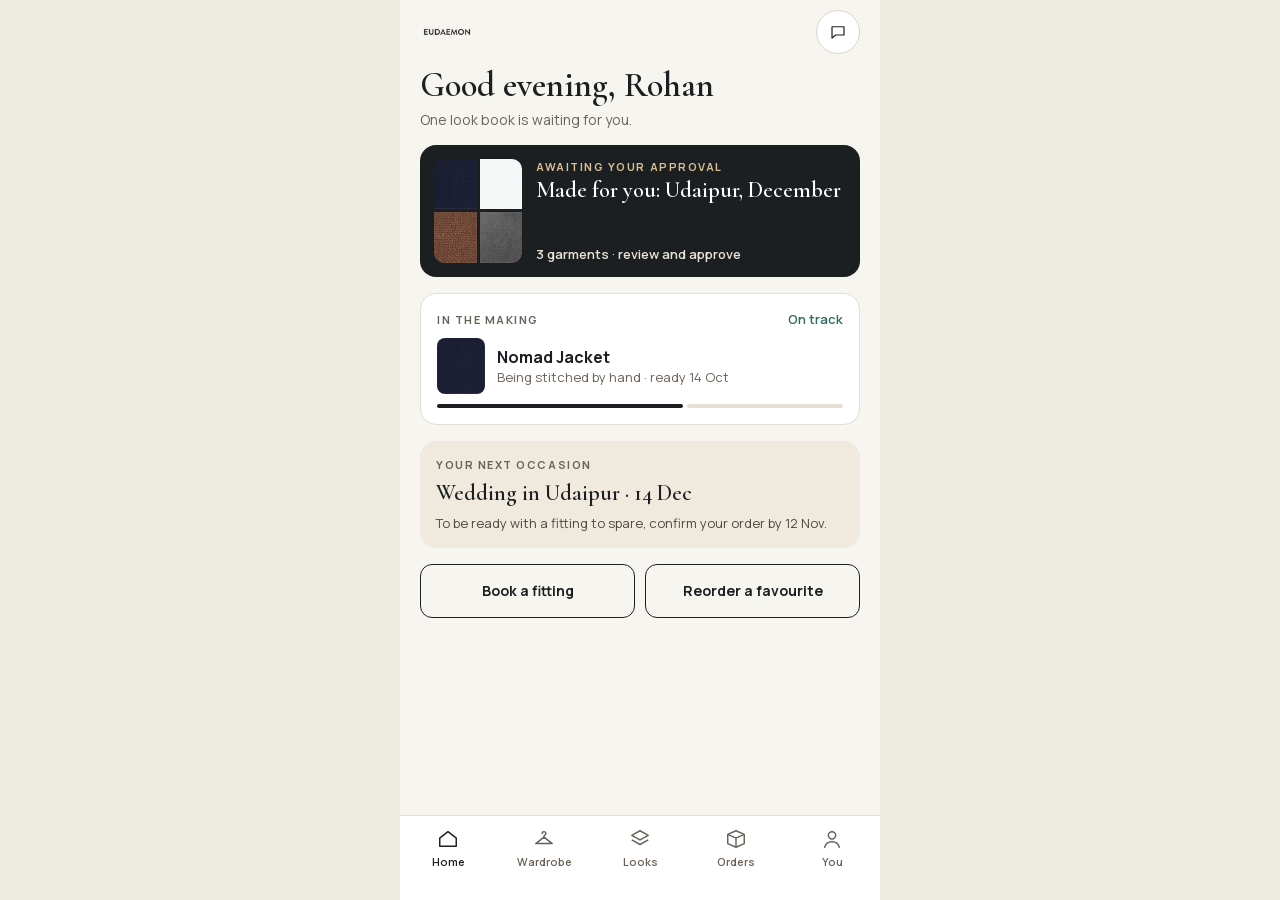
<file: index.html>
<!DOCTYPE html>
<html lang="en"><head>
<meta charset="utf-8">
<meta name="viewport" content="width=device-width, initial-scale=1, viewport-fit=cover">
<title>Eudaemon: home</title>
<meta name="theme-color" content="#F7F5F0">
<meta name="apple-mobile-web-app-capable" content="yes">
<meta name="mobile-web-app-capable" content="yes">
<meta name="apple-mobile-web-app-status-bar-style" content="default">
<meta name="apple-mobile-web-app-title" content="Eudaemon">
<link rel="manifest" href="manifest.webmanifest">
<link rel="apple-touch-icon" href="assets/icon-180.png">
<link rel="icon" href="assets/icon-192.png">
<link rel="stylesheet" href="assets/fonts.css">
<style>

body{margin:0;font-family:'Manrope',sans-serif;background:#F7F5F0;color:#1C1F21}
a{color:#1C1F21}a:hover{color:#7A5A2E}
.cap{font-size:11px;font-weight:700;letter-spacing:.14em;text-transform:uppercase;color:#6A6258}
.tab{display:flex;flex-direction:column;align-items:center;gap:4px;min-width:56px;min-height:48px;justify-content:center;text-decoration:none;font-size:11px;font-weight:600;color:#6A6258}
.tab-on{color:#1C1F21}

html,body{height:100%;-webkit-text-size-adjust:100%;-webkit-tap-highlight-color:transparent}
body{background:#EDEAE2}
nav{padding-bottom:env(safe-area-inset-bottom);height:auto!important;min-height:76px}
header{padding-top:env(safe-area-inset-top)}
</style>
</head>
<body>
<div style="width: 100%; max-width: 480px; height: 100dvh; margin: 0 auto; display: flex; flex-direction: column; background: #F7F5F0; overflow: hidden; position: relative">
  <header style="height: 64px; flex-shrink: 0; display: flex; align-items: center; justify-content: space-between; padding: 0 20px">
    <img src="assets/747d7c5231.png" alt="Eudaemon" style="height: 16px">
    <button type="button" aria-label="Messages from your stylist" style="width: 44px; height: 44px; border: 1px solid #DCD6CB; border-radius: 50%; background: #FFFFFF; display: flex; align-items: center; justify-content: center">
      <svg width="18" height="18" viewBox="0 0 24 24" fill="none" stroke="#1C1F21" stroke-width="1.6" stroke-linecap="round" stroke-linejoin="round" aria-hidden="true"><path d="M4 5h16v11H9l-5 4z"></path></svg>
    </button>
  </header>
  <main style="min-height: 0; flex-grow: 1; display: flex; flex-direction: column; gap: 16px; padding: 4px 20px 20px; overflow-y: auto; -webkit-overflow-scrolling: touch">
    <div>
      <div style="font-family: 'Cormorant Garamond', serif; font-size: 34px; font-weight: 600; line-height: 1.05">Good evening, Rohan</div>
      <div style="font-size: 14px; color: #6A6258; margin-top: 6px">One look book is waiting for you.</div>
    </div>
    <a href="approve.html" style="display: flex; gap: 14px; padding: 14px; border-radius: 16px; background: #1C1F21; color: #FFFFFF; text-decoration: none">
      <div style="display: grid; grid-template-columns: repeat(2, minmax(0, 1fr)); gap: 3px; width: 88px; height: 104px; flex-shrink: 0; border-radius: 10px; overflow: hidden">
        <img src="assets/a73ef3ff82.jpg" alt="" style="width: 100%; height: 100%; object-fit: cover">
        <img src="assets/06c8647064.jpg" alt="" style="width: 100%; height: 100%; object-fit: cover">
        <img src="assets/0184ce1879.jpg" alt="" style="width: 100%; height: 100%; object-fit: cover">
        <img src="assets/8316ce7fa3.jpg" alt="" style="width: 100%; height: 100%; object-fit: cover">
      </div>
      <div style="display: flex; flex-direction: column; justify-content: space-between">
        <div>
          <div style="font-size: 11px; font-weight: 700; letter-spacing: .14em; text-transform: uppercase; color: #D8BF94">Awaiting your approval</div>
          <div style="font-family: 'Cormorant Garamond', serif; font-size: 22px; font-weight: 600; line-height: 1.15; margin-top: 4px">Made for you: Udaipur, December</div>
        </div>
        <div style="font-size: 13px; font-weight: 600; color: #E9E4DA">3 garments · review and approve</div>
      </div>
    </a>
    <a href="orders.html" style="display: flex; flex-direction: column; gap: 10px; padding: 16px; border-radius: 16px; background: #FFFFFF; border: 1px solid #E4DED3; text-decoration: none; color: #1C1F21">
      <div style="display: flex; justify-content: space-between; align-items: baseline">
        <span class="cap">In the making</span>
        <span style="font-size: 13px; font-weight: 600; color: #2E6B5E">On track</span>
      </div>
      <div style="display: flex; gap: 12px; align-items: center">
        <img src="assets/a73ef3ff82.jpg" alt="" style="width: 48px; height: 56px; object-fit: cover; border-radius: 8px">
        <div style="flex-grow: 1">
          <div style="font-size: 16px; font-weight: 700">Nomad Jacket</div>
          <div style="font-size: 13px; color: #6A6258">Being stitched by hand · ready 14 Oct</div>
        </div>
      </div>
      <div style="display: flex; gap: 4px" aria-label="Step 11 of 18">
        <span style="flex-grow: 11; height: 4px; border-radius: 2px; background: #1C1F21"></span>
        <span style="flex-grow: 7; height: 4px; border-radius: 2px; background: #E4DED3"></span>
      </div>
    </a>
    <div style="display: flex; flex-direction: column; gap: 8px; padding: 16px; border-radius: 16px; background: #EFE9DE">
      <span class="cap">Your next occasion</span>
      <div style="font-family: 'Cormorant Garamond', serif; font-size: 22px; font-weight: 600">Wedding in Udaipur · 14 Dec</div>
      <div style="font-size: 13px; color: #4F4940">To be ready with a fitting to spare, confirm your order by 12 Nov.</div>
    </div>
    <div style="display: grid; grid-template-columns: repeat(2, minmax(0, 1fr)); gap: 10px">
      <a href="profile.html" style="height: 52px; display: flex; align-items: center; justify-content: center; border-radius: 12px; border: 1px solid #1C1F21; text-decoration: none; font-weight: 700; font-size: 14px">Book a fitting</a>
      <a href="wardrobe.html" style="height: 52px; display: flex; align-items: center; justify-content: center; border-radius: 12px; border: 1px solid #1C1F21; text-decoration: none; font-weight: 700; font-size: 14px">Reorder a favourite</a>
    </div>
  </main>
  <nav aria-label="Main" style="height: 76px; flex-shrink: 0; display: flex; justify-content: space-around; align-items: flex-start; padding-top: 8px; background: #FFFFFF; border-top: 1px solid #E4DED3">
    <a href="index.html" class="tab tab-on"><svg width="22" height="22" viewBox="0 0 24 24" fill="none" stroke="currentColor" stroke-width="1.6" stroke-linejoin="round" aria-hidden="true"><path d="M3 11l9-7 9 7v9H3z"></path></svg>Home</a>
    <a href="wardrobe.html" class="tab"><svg width="22" height="22" viewBox="0 0 24 24" fill="none" stroke="currentColor" stroke-width="1.6" stroke-linecap="round" stroke-linejoin="round" aria-hidden="true"><path d="M10 6a2 2 0 1 1 3 1.7c-.7.4-1 .9-1 1.6V10"></path><path d="M12 10L3 17h18z"></path></svg>Wardrobe</a>
    <a href="looks.html" class="tab"><svg width="22" height="22" viewBox="0 0 24 24" fill="none" stroke="currentColor" stroke-width="1.6" stroke-linejoin="round" aria-hidden="true"><path d="M12 3l9 5-9 5-9-5z"></path><path d="M3 13l9 5 9-5"></path></svg>Looks</a>
    <a href="orders.html" class="tab"><svg width="22" height="22" viewBox="0 0 24 24" fill="none" stroke="currentColor" stroke-width="1.6" stroke-linejoin="round" aria-hidden="true"><path d="M3 7l9-4 9 4v10l-9 4-9-4z"></path><path d="M3 7l9 4 9-4M12 11v10"></path></svg>Orders</a>
    <a href="profile.html" class="tab"><svg width="22" height="22" viewBox="0 0 24 24" fill="none" stroke="currentColor" stroke-width="1.6" stroke-linecap="round" aria-hidden="true"><circle cx="12" cy="8" r="4"></circle><path d="M4 21c1-4 4-6 8-6s7 2 8 6"></path></svg>You</a>
  </nav>
</div>
<script>if('serviceWorker' in navigator&&location.protocol.startsWith('http'))navigator.serviceWorker.register('sw.js');</script>
</body></html>
</file>
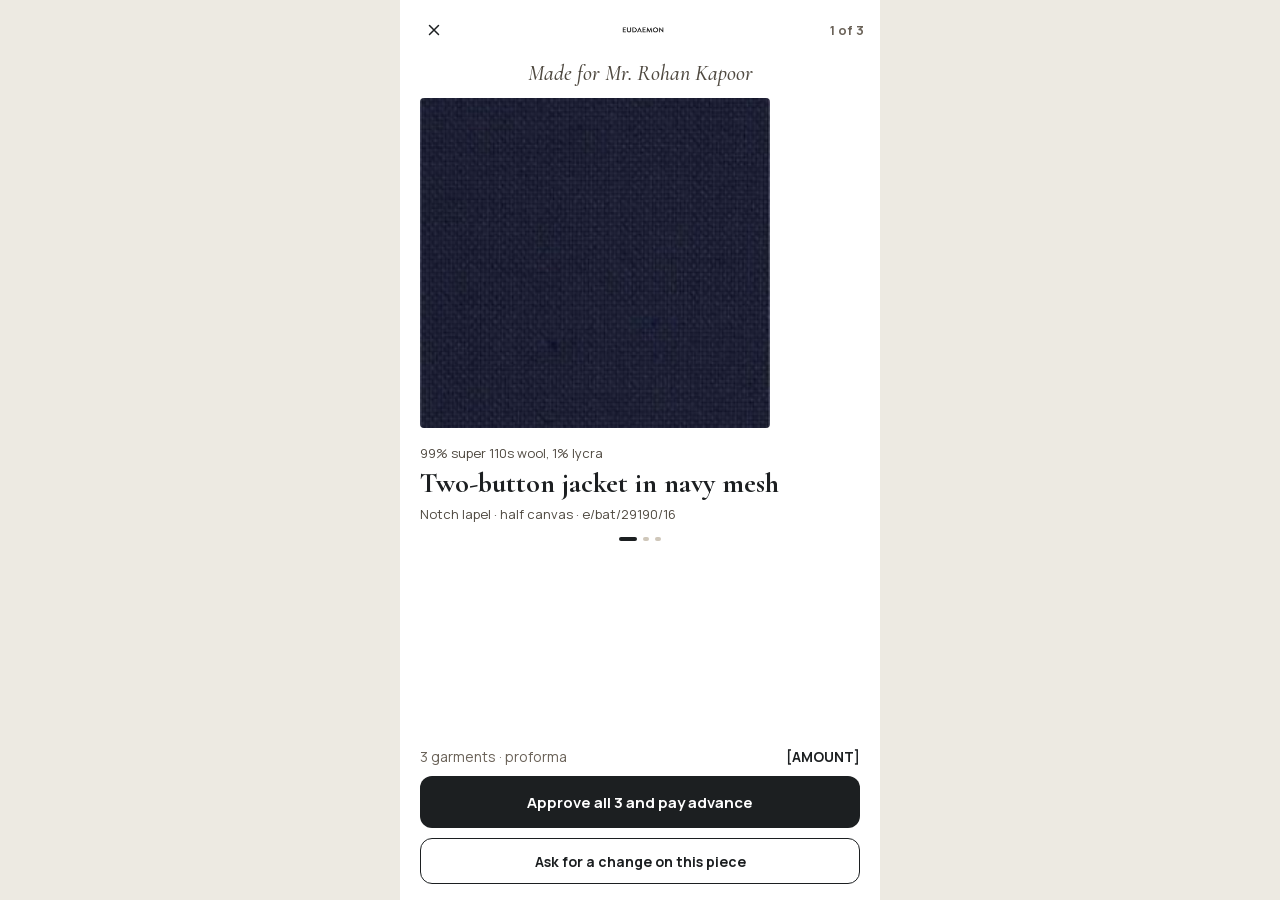
<file: approve.html>
<!DOCTYPE html>
<html lang="en"><head>
<meta charset="utf-8">
<meta name="viewport" content="width=device-width, initial-scale=1, viewport-fit=cover">
<title>Eudaemon: approve your look book</title>
<meta name="theme-color" content="#FFFFFF">
<meta name="apple-mobile-web-app-capable" content="yes">
<meta name="mobile-web-app-capable" content="yes">
<meta name="apple-mobile-web-app-status-bar-style" content="default">
<meta name="apple-mobile-web-app-title" content="Eudaemon">
<link rel="manifest" href="manifest.webmanifest">
<link rel="apple-touch-icon" href="assets/icon-180.png">
<link rel="icon" href="assets/icon-192.png">
<link rel="stylesheet" href="assets/fonts.css">
<style>

body{margin:0;font-family:'Manrope',sans-serif;background:#FFFFFF;color:#1C1F21}
a{color:#1C1F21}a:hover{color:#7A5A2E}
.cap{font-size:11px;font-weight:700;letter-spacing:.14em;text-transform:uppercase;color:#6A6258}

html,body{height:100%;-webkit-text-size-adjust:100%;-webkit-tap-highlight-color:transparent}
body{background:#EDEAE2}
nav{padding-bottom:env(safe-area-inset-bottom);height:auto!important;min-height:76px}
header{padding-top:env(safe-area-inset-top)}
</style>
</head>
<body>
<div style="width: 100%; max-width: 480px; height: 100dvh; margin: 0 auto; display: flex; flex-direction: column; background: #FFFFFF; overflow: hidden; position: relative">
  <header style="height: 60px; flex-shrink: 0; display: flex; align-items: center; justify-content: space-between; padding: 0 16px 0 12px">
    <a href="index.html" aria-label="Close" style="width: 44px; height: 44px; display: flex; align-items: center; justify-content: center">
      <svg width="18" height="18" viewBox="0 0 24 24" fill="none" stroke="#1C1F21" stroke-width="2" stroke-linecap="round" aria-hidden="true"><path d="M6 6l12 12M18 6L6 18"></path></svg>
    </a>
    <img src="assets/747d7c5231.png" alt="Eudaemon" style="height: 14px">
    <span style="font-size: 13px; font-weight: 700; color: #6A6258">1 of 3</span>
  </header>
  <div style="padding: 0 20px 12px; text-align: center">
    <div style="font-family: 'Cormorant Garamond', serif; font-size: 22px; font-style: italic; font-weight: 500; color: #4F4940">Made for Mr. Rohan Kapoor</div>
  </div>
  <img src="assets/a73ef3ff82.jpg" alt="Navy mesh wool, close up" style="width: 350px; height: 330px; margin: 0 20px; object-fit: cover; border-radius: 4px; flex-shrink: 0">
  <main style="min-height: 0; flex-grow: 1; display: flex; flex-direction: column; gap: 6px; padding: 16px 20px 16px">
    <div style="font-size: 13px; color: #4F4940">99% super 110s wool, 1% lycra</div>
    <div style="font-family: 'Cormorant Garamond', serif; font-size: 28px; font-weight: 700; line-height: 1.1">Two-button jacket in navy mesh</div>
    <div style="font-size: 13px; color: #4F4940">Notch lapel · half canvas · e/bat/29190/16</div>
    <div style="display: flex; justify-content: center; gap: 6px; margin: 8px 0 4px" aria-hidden="true">
      <span style="width: 18px; height: 4px; border-radius: 2px; background: #1C1F21"></span>
      <span style="width: 6px; height: 4px; border-radius: 2px; background: #CFC7BA"></span>
      <span style="width: 6px; height: 4px; border-radius: 2px; background: #CFC7BA"></span>
    </div>
    <div style="margin-top: auto; display: flex; flex-direction: column; gap: 10px">
      <div style="display: flex; justify-content: space-between; font-size: 14px"><span style="color: #6A6258">3 garments · proforma</span><strong>[AMOUNT]</strong></div>
      <button type="button" style="height: 52px; border: 0; border-radius: 12px; background: #1C1F21; color: #FFFFFF; font: 700 15px 'Manrope', sans-serif">Approve all 3 and pay advance</button>
      <button type="button" style="height: 46px; border: 1px solid #1C1F21; border-radius: 12px; background: transparent; color: #1C1F21; font: 700 14px 'Manrope', sans-serif">Ask for a change on this piece</button>
    </div>
  </main>
</div>
<script>if('serviceWorker' in navigator&&location.protocol.startsWith('http'))navigator.serviceWorker.register('sw.js');</script>
</body></html>
</file>
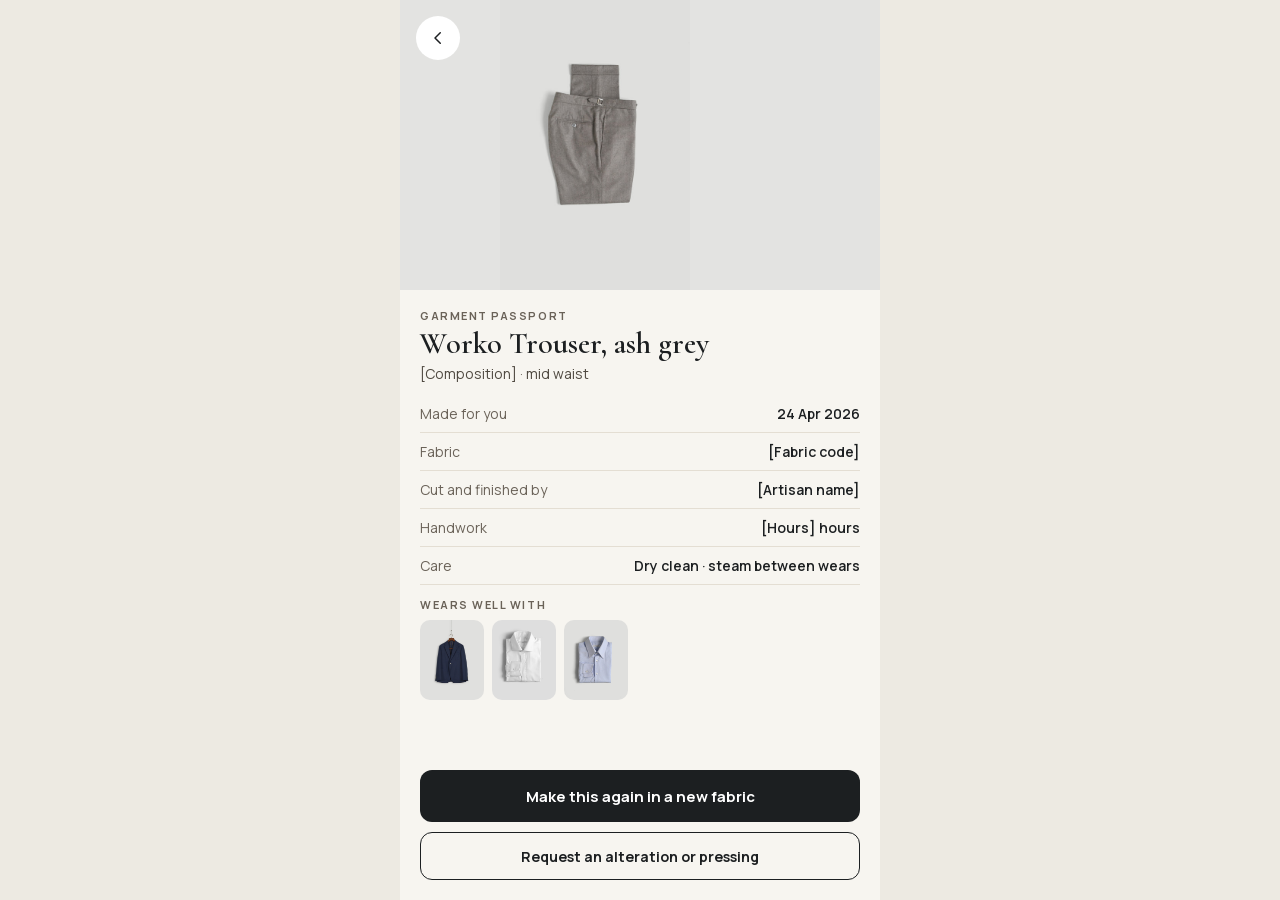
<file: garment.html>
<!DOCTYPE html>
<html lang="en"><head>
<meta charset="utf-8">
<meta name="viewport" content="width=device-width, initial-scale=1, viewport-fit=cover">
<title>Eudaemon: garment passport</title>
<meta name="theme-color" content="#F7F5F0">
<meta name="apple-mobile-web-app-capable" content="yes">
<meta name="mobile-web-app-capable" content="yes">
<meta name="apple-mobile-web-app-status-bar-style" content="default">
<meta name="apple-mobile-web-app-title" content="Eudaemon">
<link rel="manifest" href="manifest.webmanifest">
<link rel="apple-touch-icon" href="assets/icon-180.png">
<link rel="icon" href="assets/icon-192.png">
<link rel="stylesheet" href="assets/fonts.css">
<style>

body{margin:0;font-family:'Manrope',sans-serif;background:#F7F5F0;color:#1C1F21}
a{color:#1C1F21}a:hover{color:#7A5A2E}
.cap{font-size:11px;font-weight:700;letter-spacing:.14em;text-transform:uppercase;color:#6A6258}
.kv{display:flex;justify-content:space-between;font-size:14px;padding:9px 0;border-bottom:1px solid #E4DED3}
.kv span:first-child{color:#6A6258}
.kv span:last-child{font-weight:600;text-align:right}

html,body{height:100%;-webkit-text-size-adjust:100%;-webkit-tap-highlight-color:transparent}
body{background:#EDEAE2}
nav{padding-bottom:env(safe-area-inset-bottom);height:auto!important;min-height:76px}
header{padding-top:env(safe-area-inset-top)}
</style>
</head>
<body>
<div style="width: 100%; max-width: 480px; height: 100dvh; margin: 0 auto; display: flex; flex-direction: column; background: #F7F5F0; overflow: hidden">
  <div style="position: relative; height: 290px; flex-shrink: 0; background: #E3E3E1">
    <img src="assets/8a6753c1d7.jpg" alt="Worko Trouser in ash grey" style="width: 390px; height: 290px; object-fit: contain; display: block">
    <a href="wardrobe.html" aria-label="Back to wardrobe" style="position: absolute; left: 16px; top: 16px; width: 44px; height: 44px; border-radius: 50%; background: #FFFFFF; display: flex; align-items: center; justify-content: center">
      <svg width="18" height="18" viewBox="0 0 24 24" fill="none" stroke="#1C1F21" stroke-width="2" stroke-linecap="round" stroke-linejoin="round" aria-hidden="true"><path d="M15 5l-7 7 7 7"></path></svg>
    </a>
  </div>
  <main style="min-height: 0; flex-grow: 1; display: flex; flex-direction: column; gap: 12px; padding: 18px 20px 20px; overflow-y: auto; -webkit-overflow-scrolling: touch">
    <div>
      <div class="cap">Garment passport</div>
      <div style="font-family: 'Cormorant Garamond', serif; font-size: 30px; font-weight: 600; line-height: 1.1; margin-top: 4px">Worko Trouser, ash grey</div>
      <div style="font-size: 14px; color: #4F4940; margin-top: 4px">[Composition] · mid waist</div>
    </div>
    <div>
      <div class="kv"><span>Made for you</span><span>24 Apr 2026</span></div>
      <div class="kv"><span>Fabric</span><span>[Fabric code]</span></div>
      <div class="kv"><span>Cut and finished by</span><span>[Artisan name]</span></div>
      <div class="kv"><span>Handwork</span><span>[Hours] hours</span></div>
      <div class="kv"><span>Care</span><span>Dry clean · steam between wears</span></div>
    </div>
    <div style="display: flex; flex-direction: column; gap: 8px">
      <div class="cap">Wears well with</div>
      <div style="display: flex; gap: 8px">
        <img src="assets/26c4de92af.jpg" alt="Nomad Jacket, rich navy" style="width: 64px; height: 80px; border-radius: 10px; object-fit: cover; object-position: center 30%">
        <img src="assets/21d4a74a5f.jpg" alt="Cut-away shirt, pure white" style="width: 64px; height: 80px; border-radius: 10px; object-fit: cover; object-position: center 35%">
        <img src="assets/76dafeae77.jpg" alt="Button-down shirt, ice blue" style="width: 64px; height: 80px; border-radius: 10px; object-fit: cover; object-position: center 30%">
      </div>
    </div>
    <div style="margin-top: auto; display: flex; flex-direction: column; gap: 10px">
      <button type="button" style="height: 52px; border: 0; border-radius: 12px; background: #1C1F21; color: #FFFFFF; font: 700 15px 'Manrope', sans-serif">Make this again in a new fabric</button>
      <button type="button" style="height: 48px; border: 1px solid #1C1F21; border-radius: 12px; background: transparent; color: #1C1F21; font: 700 14px 'Manrope', sans-serif">Request an alteration or pressing</button>
    </div>
  </main>
</div>
<script>if('serviceWorker' in navigator&&location.protocol.startsWith('http'))navigator.serviceWorker.register('sw.js');</script>
</body></html>
</file>
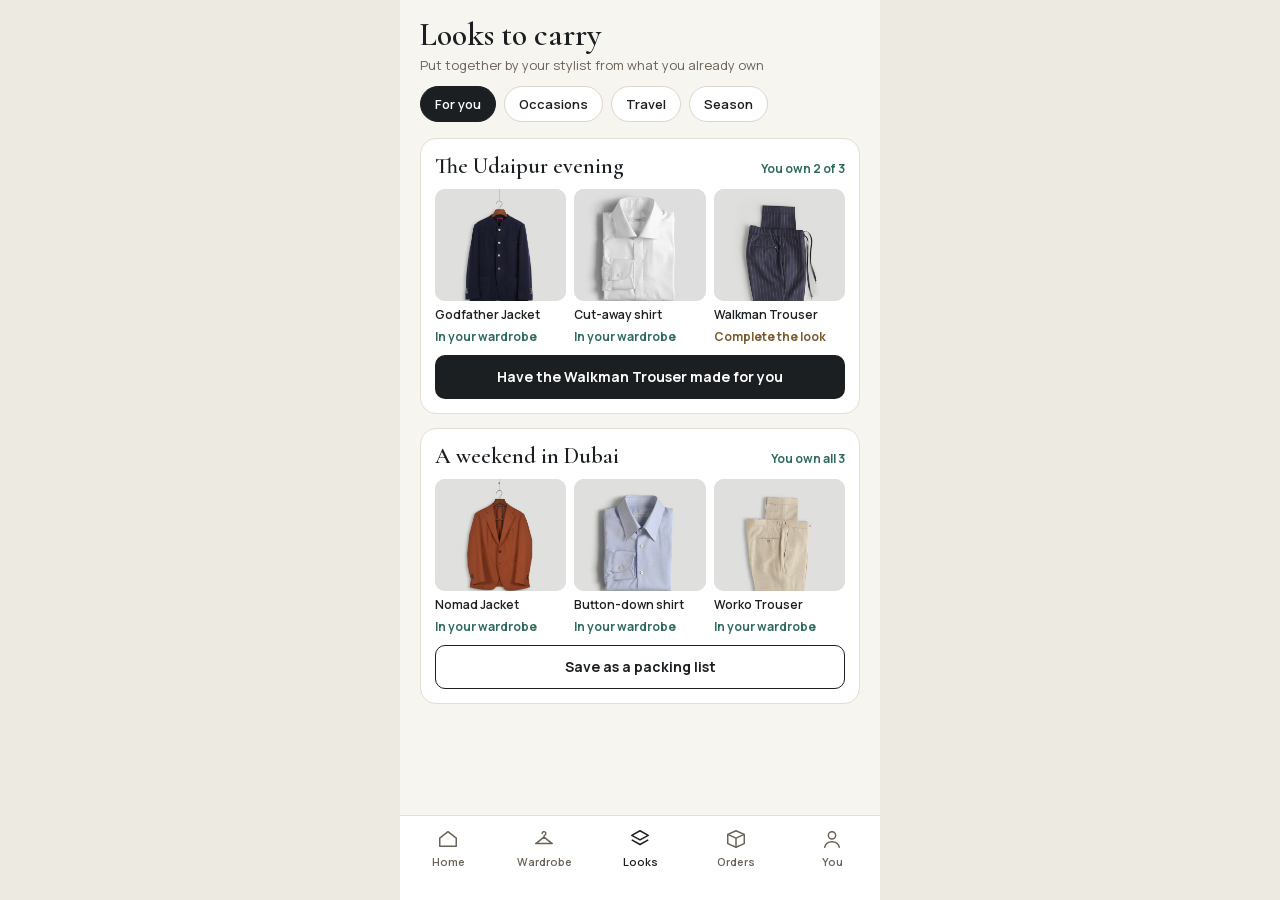
<file: looks.html>
<!DOCTYPE html>
<html lang="en"><head>
<meta charset="utf-8">
<meta name="viewport" content="width=device-width, initial-scale=1, viewport-fit=cover">
<title>Eudaemon Looks</title>
<meta name="theme-color" content="#F7F5F0">
<meta name="apple-mobile-web-app-capable" content="yes">
<meta name="mobile-web-app-capable" content="yes">
<meta name="apple-mobile-web-app-status-bar-style" content="default">
<meta name="apple-mobile-web-app-title" content="Eudaemon">
<link rel="manifest" href="manifest.webmanifest">
<link rel="apple-touch-icon" href="assets/icon-180.png">
<link rel="icon" href="assets/icon-192.png">
<link rel="stylesheet" href="assets/fonts.css">
<style>

body{margin:0;font-family:'Manrope',sans-serif;background:#F7F5F0;color:#1C1F21}
a{color:#1C1F21}a:hover{color:#7A5A2E}
.cap{font-size:11px;font-weight:700;letter-spacing:.14em;text-transform:uppercase;color:#6A6258}
.tab{display:flex;flex-direction:column;align-items:center;gap:4px;min-width:56px;min-height:48px;justify-content:center;text-decoration:none;font-size:11px;font-weight:600;color:#6A6258}
.tab-on{color:#1C1F21}
.fc{height:36px;padding:0 14px;border:1px solid #DCD6CB;border-radius:999px;background:#FFFFFF;font:600 13px 'Manrope',sans-serif;color:#1C1F21;white-space:nowrap}
.fc-on{background:#1C1F21;border-color:#1C1F21;color:#FFFFFF}
.pc{display:flex;flex-direction:column;gap:5px;font-size:12px;font-weight:600;color:#1C1F21}
.pc img{width:100%;height:112px;object-fit:cover;object-position:center 30%;border-radius:10px;display:block;background:#E3E3E1}
.own{color:#2E6B5E;font-weight:700}
.add{color:#7A5A2E;font-weight:700}

html,body{height:100%;-webkit-text-size-adjust:100%;-webkit-tap-highlight-color:transparent}
body{background:#EDEAE2}
nav{padding-bottom:env(safe-area-inset-bottom);height:auto!important;min-height:76px}
header{padding-top:env(safe-area-inset-top)}
</style>
</head>
<body>
<div style="width: 100%; max-width: 480px; height: 100dvh; margin: 0 auto; display: flex; flex-direction: column; background: #F7F5F0; overflow: hidden; position: relative">
  <header style="flex-shrink: 0; padding: 18px 20px 10px; display: flex; flex-direction: column; gap: 12px">
    <div>
      <div style="font-family: 'Cormorant Garamond', serif; font-size: 32px; font-weight: 600; line-height: 1.05">Looks to carry</div>
      <div style="font-size: 13px; color: #6A6258; margin-top: 4px">Put together by your stylist from what you already own</div>
    </div>
    <div style="display: flex; gap: 8px" role="group" aria-label="Filter looks">
      <button type="button" class="fc fc-on">For you</button>
      <button type="button" class="fc">Occasions</button>
      <button type="button" class="fc">Travel</button>
      <button type="button" class="fc">Season</button>
    </div>
  </header>
  <main style="min-height: 0; flex-grow: 1; display: flex; flex-direction: column; gap: 14px; padding: 6px 20px 16px; overflow-y: auto; -webkit-overflow-scrolling: touch">
    <article style="padding: 14px; border-radius: 16px; background: #FFFFFF; border: 1px solid #E4DED3; display: flex; flex-direction: column; gap: 10px">
      <div style="display: flex; justify-content: space-between; align-items: baseline">
        <div style="font-family: 'Cormorant Garamond', serif; font-size: 22px; font-weight: 600">The Udaipur evening</div>
        <span style="font-size: 12px; font-weight: 700; color: #2E6B5E">You own 2 of 3</span>
      </div>
      <div style="display: grid; grid-template-columns: repeat(3, minmax(0, 1fr)); gap: 8px">
        <div class="pc"><img src="assets/6ceaf3726d.jpg" alt="">Godfather Jacket<span class="own">In your wardrobe</span></div>
        <div class="pc"><img src="assets/21d4a74a5f.jpg" alt="">Cut-away shirt<span class="own">In your wardrobe</span></div>
        <div class="pc"><img src="assets/0852e2e496.jpg" alt="">Walkman Trouser<span class="add">Complete the look</span></div>
      </div>
      <button type="button" style="height: 44px; border: 0; border-radius: 10px; background: #1C1F21; color: #FFFFFF; font: 700 14px 'Manrope', sans-serif">Have the Walkman Trouser made for you</button>
    </article>
    <article style="padding: 14px; border-radius: 16px; background: #FFFFFF; border: 1px solid #E4DED3; display: flex; flex-direction: column; gap: 10px">
      <div style="display: flex; justify-content: space-between; align-items: baseline">
        <div style="font-family: 'Cormorant Garamond', serif; font-size: 22px; font-weight: 600">A weekend in Dubai</div>
        <span style="font-size: 12px; font-weight: 700; color: #2E6B5E">You own all 3</span>
      </div>
      <div style="display: grid; grid-template-columns: repeat(3, minmax(0, 1fr)); gap: 8px">
        <div class="pc"><img src="assets/7f68f85283.jpg" alt="">Nomad Jacket<span class="own">In your wardrobe</span></div>
        <div class="pc"><img src="assets/76dafeae77.jpg" alt="">Button-down shirt<span class="own">In your wardrobe</span></div>
        <div class="pc"><img src="assets/ea8d767b3b.jpg" alt="">Worko Trouser<span class="own">In your wardrobe</span></div>
      </div>
      <button type="button" style="height: 44px; border: 1px solid #1C1F21; border-radius: 10px; background: transparent; color: #1C1F21; font: 700 14px 'Manrope', sans-serif">Save as a packing list</button>
    </article>
  </main>
  <nav aria-label="Main" style="height: 76px; flex-shrink: 0; display: flex; justify-content: space-around; align-items: flex-start; padding-top: 8px; background: #FFFFFF; border-top: 1px solid #E4DED3">
    <a href="index.html" class="tab"><svg width="22" height="22" viewBox="0 0 24 24" fill="none" stroke="currentColor" stroke-width="1.6" stroke-linejoin="round" aria-hidden="true"><path d="M3 11l9-7 9 7v9H3z"></path></svg>Home</a>
    <a href="wardrobe.html" class="tab"><svg width="22" height="22" viewBox="0 0 24 24" fill="none" stroke="currentColor" stroke-width="1.6" stroke-linecap="round" stroke-linejoin="round" aria-hidden="true"><path d="M10 6a2 2 0 1 1 3 1.7c-.7.4-1 .9-1 1.6V10"></path><path d="M12 10L3 17h18z"></path></svg>Wardrobe</a>
    <a href="looks.html" class="tab tab-on"><svg width="22" height="22" viewBox="0 0 24 24" fill="none" stroke="currentColor" stroke-width="1.6" stroke-linejoin="round" aria-hidden="true"><path d="M12 3l9 5-9 5-9-5z"></path><path d="M3 13l9 5 9-5"></path></svg>Looks</a>
    <a href="orders.html" class="tab"><svg width="22" height="22" viewBox="0 0 24 24" fill="none" stroke="currentColor" stroke-width="1.6" stroke-linejoin="round" aria-hidden="true"><path d="M3 7l9-4 9 4v10l-9 4-9-4z"></path><path d="M3 7l9 4 9-4M12 11v10"></path></svg>Orders</a>
    <a href="profile.html" class="tab"><svg width="22" height="22" viewBox="0 0 24 24" fill="none" stroke="currentColor" stroke-width="1.6" stroke-linecap="round" aria-hidden="true"><circle cx="12" cy="8" r="4"></circle><path d="M4 21c1-4 4-6 8-6s7 2 8 6"></path></svg>You</a>
  </nav>
</div>
<script>if('serviceWorker' in navigator&&location.protocol.startsWith('http'))navigator.serviceWorker.register('sw.js');</script>
</body></html>
</file>
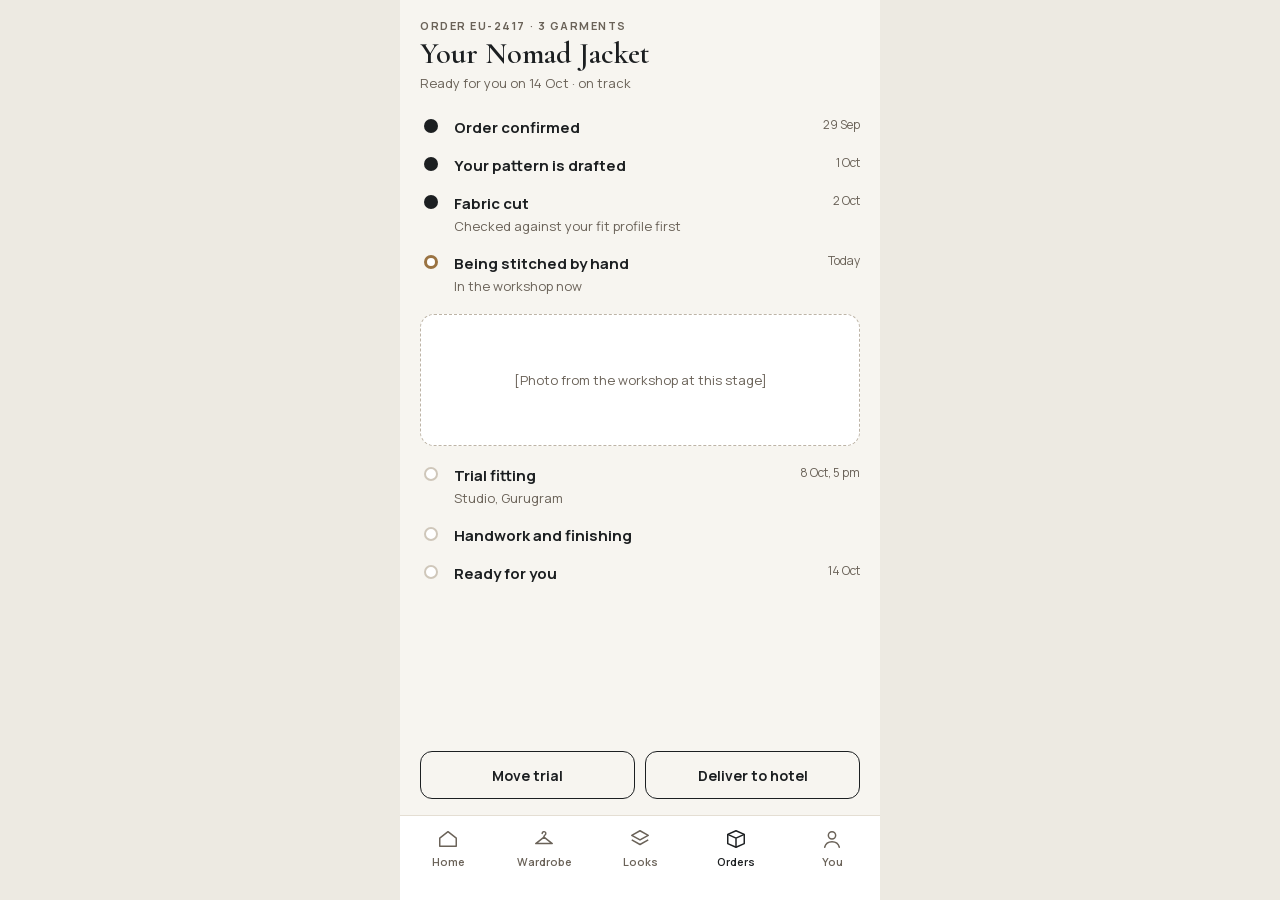
<file: orders.html>
<!DOCTYPE html>
<html lang="en"><head>
<meta charset="utf-8">
<meta name="viewport" content="width=device-width, initial-scale=1, viewport-fit=cover">
<title>Eudaemon: order in the making</title>
<meta name="theme-color" content="#F7F5F0">
<meta name="apple-mobile-web-app-capable" content="yes">
<meta name="mobile-web-app-capable" content="yes">
<meta name="apple-mobile-web-app-status-bar-style" content="default">
<meta name="apple-mobile-web-app-title" content="Eudaemon">
<link rel="manifest" href="manifest.webmanifest">
<link rel="apple-touch-icon" href="assets/icon-180.png">
<link rel="icon" href="assets/icon-192.png">
<link rel="stylesheet" href="assets/fonts.css">
<style>

body{margin:0;font-family:'Manrope',sans-serif;background:#F7F5F0;color:#1C1F21}
a{color:#1C1F21}a:hover{color:#7A5A2E}
.cap{font-size:11px;font-weight:700;letter-spacing:.14em;text-transform:uppercase;color:#6A6258}
.tab{display:flex;flex-direction:column;align-items:center;gap:4px;min-width:56px;min-height:48px;justify-content:center;text-decoration:none;font-size:11px;font-weight:600;color:#6A6258}
.tab-on{color:#1C1F21}
.ms{display:grid;grid-template-columns:22px minmax(0,1fr) auto;gap:12px;align-items:start;padding:8px 0}
.dot{width:14px;height:14px;border-radius:50%;margin:3px 4px 0}
.d-done{background:#1C1F21}
.d-now{background:#FFFFFF;border:3px solid #9A7342;box-sizing:border-box}
.d-next{background:#FFFFFF;border:2px solid #CFC7BA;box-sizing:border-box}
.ms b{font-size:15px}
.ms span{font-size:13px;color:#6A6258}
.ms em{font-style:normal;font-size:12px;color:#6A6258}

html,body{height:100%;-webkit-text-size-adjust:100%;-webkit-tap-highlight-color:transparent}
body{background:#EDEAE2}
nav{padding-bottom:env(safe-area-inset-bottom);height:auto!important;min-height:76px}
header{padding-top:env(safe-area-inset-top)}
</style>
</head>
<body>
<div style="width: 100%; max-width: 480px; height: 100dvh; margin: 0 auto; display: flex; flex-direction: column; background: #F7F5F0; overflow: hidden; position: relative">
  <header style="flex-shrink: 0; padding: 18px 20px 8px">
    <div class="cap">Order EU-2417 · 3 garments</div>
    <div style="font-family: 'Cormorant Garamond', serif; font-size: 30px; font-weight: 600; line-height: 1.1; margin-top: 4px">Your Nomad Jacket</div>
    <div style="font-size: 13px; color: #6A6258; margin-top: 4px">Ready for you on 14 Oct · on track</div>
  </header>
  <main style="min-height: 0; flex-grow: 1; display: flex; flex-direction: column; gap: 10px; padding: 8px 20px 16px; overflow-y: auto; -webkit-overflow-scrolling: touch">
    <div style="display: flex; flex-direction: column">
      <div class="ms"><span class="dot d-done"></span><div><b>Order confirmed</b></div><em>29 Sep</em></div>
      <div class="ms"><span class="dot d-done"></span><div><b>Your pattern is drafted</b></div><em>1 Oct</em></div>
      <div class="ms"><span class="dot d-done"></span><div><b>Fabric cut</b><br><span>Checked against your fit profile first</span></div><em>2 Oct</em></div>
      <div class="ms"><span class="dot d-now"></span><div><b>Being stitched by hand</b><br><span>In the workshop now</span></div><em>Today</em></div>
    </div>
    <div style="height: 130px; border-radius: 14px; border: 1px dashed #BDB4A6; display: flex; align-items: center; justify-content: center; text-align: center; padding: 0 24px; font-size: 13px; color: #6A6258; background: #FFFFFF">[Photo from the workshop at this stage]</div>
    <div style="display: flex; flex-direction: column">
      <div class="ms"><span class="dot d-next"></span><div><b>Trial fitting</b><br><span>Studio, Gurugram</span></div><em>8 Oct, 5 pm</em></div>
      <div class="ms"><span class="dot d-next"></span><div><b>Handwork and finishing</b></div><em></em></div>
      <div class="ms"><span class="dot d-next"></span><div><b>Ready for you</b></div><em>14 Oct</em></div>
    </div>
    <div style="margin-top: auto; display: grid; grid-template-columns: repeat(2, minmax(0, 1fr)); gap: 10px">
      <button type="button" style="height: 48px; border: 1px solid #1C1F21; border-radius: 12px; background: transparent; font: 700 14px 'Manrope', sans-serif; color: #1C1F21">Move trial</button>
      <button type="button" style="height: 48px; border: 1px solid #1C1F21; border-radius: 12px; background: transparent; font: 700 14px 'Manrope', sans-serif; color: #1C1F21">Deliver to hotel</button>
    </div>
  </main>
  <nav aria-label="Main" style="height: 76px; flex-shrink: 0; display: flex; justify-content: space-around; align-items: flex-start; padding-top: 8px; background: #FFFFFF; border-top: 1px solid #E4DED3">
    <a href="index.html" class="tab"><svg width="22" height="22" viewBox="0 0 24 24" fill="none" stroke="currentColor" stroke-width="1.6" stroke-linejoin="round" aria-hidden="true"><path d="M3 11l9-7 9 7v9H3z"></path></svg>Home</a>
    <a href="wardrobe.html" class="tab"><svg width="22" height="22" viewBox="0 0 24 24" fill="none" stroke="currentColor" stroke-width="1.6" stroke-linecap="round" stroke-linejoin="round" aria-hidden="true"><path d="M10 6a2 2 0 1 1 3 1.7c-.7.4-1 .9-1 1.6V10"></path><path d="M12 10L3 17h18z"></path></svg>Wardrobe</a>
    <a href="looks.html" class="tab"><svg width="22" height="22" viewBox="0 0 24 24" fill="none" stroke="currentColor" stroke-width="1.6" stroke-linejoin="round" aria-hidden="true"><path d="M12 3l9 5-9 5-9-5z"></path><path d="M3 13l9 5 9-5"></path></svg>Looks</a>
    <a href="orders.html" class="tab tab-on"><svg width="22" height="22" viewBox="0 0 24 24" fill="none" stroke="currentColor" stroke-width="1.6" stroke-linejoin="round" aria-hidden="true"><path d="M3 7l9-4 9 4v10l-9 4-9-4z"></path><path d="M3 7l9 4 9-4M12 11v10"></path></svg>Orders</a>
    <a href="profile.html" class="tab"><svg width="22" height="22" viewBox="0 0 24 24" fill="none" stroke="currentColor" stroke-width="1.6" stroke-linecap="round" aria-hidden="true"><circle cx="12" cy="8" r="4"></circle><path d="M4 21c1-4 4-6 8-6s7 2 8 6"></path></svg>You</a>
  </nav>
</div>
<script>if('serviceWorker' in navigator&&location.protocol.startsWith('http'))navigator.serviceWorker.register('sw.js');</script>
</body></html>
</file>
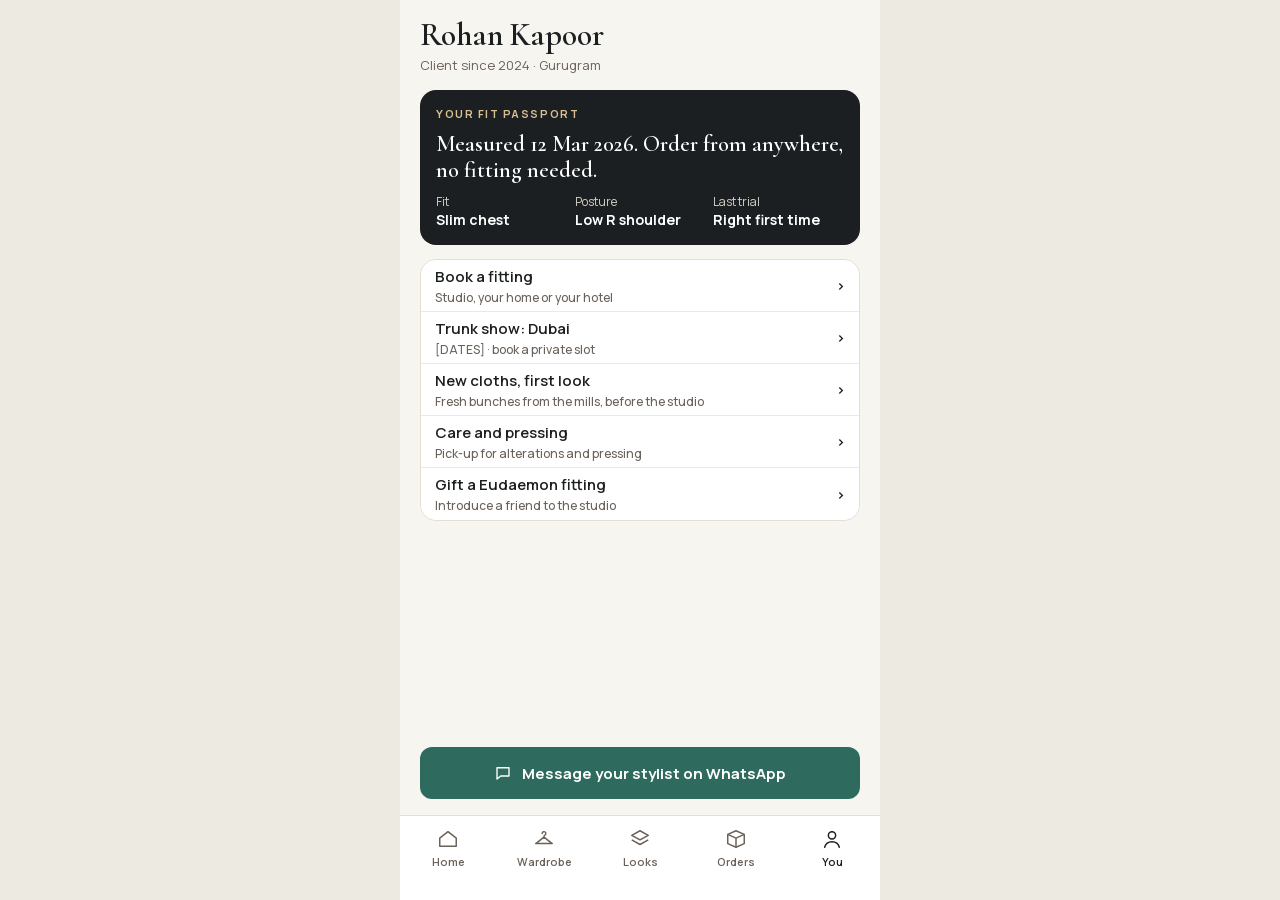
<file: profile.html>
<!DOCTYPE html>
<html lang="en"><head>
<meta charset="utf-8">
<meta name="viewport" content="width=device-width, initial-scale=1, viewport-fit=cover">
<title>Eudaemon: fit passport and concierge</title>
<meta name="theme-color" content="#F7F5F0">
<meta name="apple-mobile-web-app-capable" content="yes">
<meta name="mobile-web-app-capable" content="yes">
<meta name="apple-mobile-web-app-status-bar-style" content="default">
<meta name="apple-mobile-web-app-title" content="Eudaemon">
<link rel="manifest" href="manifest.webmanifest">
<link rel="apple-touch-icon" href="assets/icon-180.png">
<link rel="icon" href="assets/icon-192.png">
<link rel="stylesheet" href="assets/fonts.css">
<style>

body{margin:0;font-family:'Manrope',sans-serif;background:#F7F5F0;color:#1C1F21}
a{color:#1C1F21}a:hover{color:#7A5A2E}
.cap{font-size:11px;font-weight:700;letter-spacing:.14em;text-transform:uppercase;color:#6A6258}
.tab{display:flex;flex-direction:column;align-items:center;gap:4px;min-width:56px;min-height:48px;justify-content:center;text-decoration:none;font-size:11px;font-weight:600;color:#6A6258}
.tab-on{color:#1C1F21}
.row{display:flex;justify-content:space-between;align-items:center;min-height:52px;padding:0 14px;border-bottom:1px solid #EEE9E0;font-size:15px;font-weight:600;background:#FFFFFF;border-left:0;border-right:0;border-top:0;width:100%;text-align:left;color:#1C1F21;font-family:'Manrope',sans-serif}
.row small{font-size:12px;font-weight:500;color:#6A6258;display:block;margin-top:2px}

html,body{height:100%;-webkit-text-size-adjust:100%;-webkit-tap-highlight-color:transparent}
body{background:#EDEAE2}
nav{padding-bottom:env(safe-area-inset-bottom);height:auto!important;min-height:76px}
header{padding-top:env(safe-area-inset-top)}
</style>
</head>
<body>
<div style="width: 100%; max-width: 480px; height: 100dvh; margin: 0 auto; display: flex; flex-direction: column; background: #F7F5F0; overflow: hidden; position: relative">
  <header style="flex-shrink: 0; padding: 18px 20px 10px">
    <div style="font-family: 'Cormorant Garamond', serif; font-size: 32px; font-weight: 600; line-height: 1.05">Rohan Kapoor</div>
    <div style="font-size: 13px; color: #6A6258; margin-top: 4px">Client since 2024 · Gurugram</div>
  </header>
  <main style="min-height: 0; flex-grow: 1; display: flex; flex-direction: column; gap: 14px; padding: 6px 20px 16px; overflow-y: auto; -webkit-overflow-scrolling: touch">
    <section style="padding: 16px; border-radius: 16px; background: #1C1F21; color: #FFFFFF; display: flex; flex-direction: column; gap: 10px">
      <div style="font-size: 11px; font-weight: 700; letter-spacing: .14em; text-transform: uppercase; color: #D8BF94">Your fit passport</div>
      <div style="font-family: 'Cormorant Garamond', serif; font-size: 22px; font-weight: 600; line-height: 1.2">Measured 12 Mar 2026. Order from anywhere, no fitting needed.</div>
      <div style="display: grid; grid-template-columns: repeat(3, minmax(0, 1fr)); gap: 8px; font-size: 12px; color: #D5D0C6">
        <div>Fit<br><strong style="color: #FFFFFF; font-size: 14px">Slim chest</strong></div>
        <div>Posture<br><strong style="color: #FFFFFF; font-size: 14px">Low R shoulder</strong></div>
        <div>Last trial<br><strong style="color: #FFFFFF; font-size: 14px">Right first time</strong></div>
      </div>
    </section>
    <section style="border-radius: 16px; overflow: hidden; border: 1px solid #E4DED3">
      <button type="button" class="row"><span>Book a fitting<small>Studio, your home or your hotel</small></span><span aria-hidden="true">›</span></button>
      <button type="button" class="row"><span>Trunk show: Dubai<small>[DATES] · book a private slot</small></span><span aria-hidden="true">›</span></button>
      <button type="button" class="row"><span>New cloths, first look<small>Fresh bunches from the mills, before the studio</small></span><span aria-hidden="true">›</span></button>
      <button type="button" class="row"><span>Care and pressing<small>Pick-up for alterations and pressing</small></span><span aria-hidden="true">›</span></button>
      <button type="button" class="row" style="border-bottom: 0"><span>Gift a Eudaemon fitting<small>Introduce a friend to the studio</small></span><span aria-hidden="true">›</span></button>
    </section>
    <button type="button" style="margin-top: auto; height: 52px; display: flex; align-items: center; justify-content: center; gap: 10px; border: 0; border-radius: 12px; background: #2E6B5E; color: #FFFFFF; font: 700 15px 'Manrope', sans-serif">
      <svg width="18" height="18" viewBox="0 0 24 24" fill="none" stroke="#FFFFFF" stroke-width="1.8" stroke-linecap="round" stroke-linejoin="round" aria-hidden="true"><path d="M4 5h16v11H9l-5 4z"></path></svg>
      Message your stylist on WhatsApp
    </button>
  </main>
  <nav aria-label="Main" style="height: 76px; flex-shrink: 0; display: flex; justify-content: space-around; align-items: flex-start; padding-top: 8px; background: #FFFFFF; border-top: 1px solid #E4DED3">
    <a href="index.html" class="tab"><svg width="22" height="22" viewBox="0 0 24 24" fill="none" stroke="currentColor" stroke-width="1.6" stroke-linejoin="round" aria-hidden="true"><path d="M3 11l9-7 9 7v9H3z"></path></svg>Home</a>
    <a href="wardrobe.html" class="tab"><svg width="22" height="22" viewBox="0 0 24 24" fill="none" stroke="currentColor" stroke-width="1.6" stroke-linecap="round" stroke-linejoin="round" aria-hidden="true"><path d="M10 6a2 2 0 1 1 3 1.7c-.7.4-1 .9-1 1.6V10"></path><path d="M12 10L3 17h18z"></path></svg>Wardrobe</a>
    <a href="looks.html" class="tab"><svg width="22" height="22" viewBox="0 0 24 24" fill="none" stroke="currentColor" stroke-width="1.6" stroke-linejoin="round" aria-hidden="true"><path d="M12 3l9 5-9 5-9-5z"></path><path d="M3 13l9 5 9-5"></path></svg>Looks</a>
    <a href="orders.html" class="tab"><svg width="22" height="22" viewBox="0 0 24 24" fill="none" stroke="currentColor" stroke-width="1.6" stroke-linejoin="round" aria-hidden="true"><path d="M3 7l9-4 9 4v10l-9 4-9-4z"></path><path d="M3 7l9 4 9-4M12 11v10"></path></svg>Orders</a>
    <a href="profile.html" class="tab tab-on"><svg width="22" height="22" viewBox="0 0 24 24" fill="none" stroke="currentColor" stroke-width="1.6" stroke-linecap="round" aria-hidden="true"><circle cx="12" cy="8" r="4"></circle><path d="M4 21c1-4 4-6 8-6s7 2 8 6"></path></svg>You</a>
  </nav>
</div>
<script>if('serviceWorker' in navigator&&location.protocol.startsWith('http'))navigator.serviceWorker.register('sw.js');</script>
</body></html>
</file>
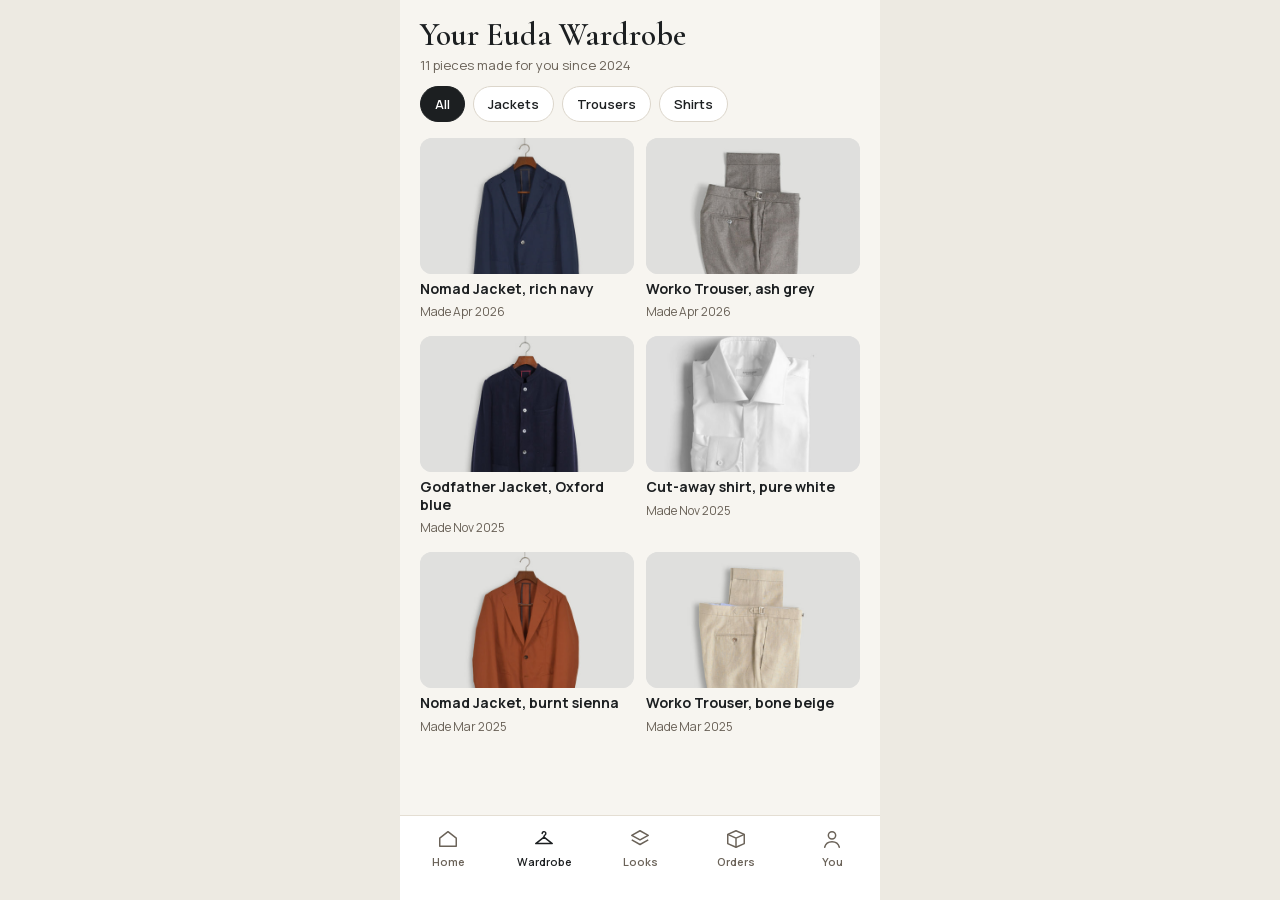
<file: wardrobe.html>
<!DOCTYPE html>
<html lang="en"><head>
<meta charset="utf-8">
<meta name="viewport" content="width=device-width, initial-scale=1, viewport-fit=cover">
<title>Eudaemon: your wardrobe</title>
<meta name="theme-color" content="#F7F5F0">
<meta name="apple-mobile-web-app-capable" content="yes">
<meta name="mobile-web-app-capable" content="yes">
<meta name="apple-mobile-web-app-status-bar-style" content="default">
<meta name="apple-mobile-web-app-title" content="Eudaemon">
<link rel="manifest" href="manifest.webmanifest">
<link rel="apple-touch-icon" href="assets/icon-180.png">
<link rel="icon" href="assets/icon-192.png">
<link rel="stylesheet" href="assets/fonts.css">
<style>

body{margin:0;font-family:'Manrope',sans-serif;background:#F7F5F0;color:#1C1F21}
a{color:#1C1F21}a:hover{color:#7A5A2E}
.tab{display:flex;flex-direction:column;align-items:center;gap:4px;min-width:56px;min-height:48px;justify-content:center;text-decoration:none;font-size:11px;font-weight:600;color:#6A6258}
.tab-on{color:#1C1F21}
.fc{height:36px;padding:0 14px;border:1px solid #DCD6CB;border-radius:999px;background:#FFFFFF;font:600 13px 'Manrope',sans-serif;color:#1C1F21;white-space:nowrap}
.fc-on{background:#1C1F21;border-color:#1C1F21;color:#FFFFFF}
.g{display:flex;flex-direction:column;gap:6px;text-decoration:none;color:#1C1F21}
.g img{width:100%;height:136px;object-fit:cover;object-position:center 30%;border-radius:12px;display:block;background:#E3E3E1}
.g b{font-size:14px;font-weight:700;line-height:1.25}
.g span{font-size:12px;color:#6A6258}

html,body{height:100%;-webkit-text-size-adjust:100%;-webkit-tap-highlight-color:transparent}
body{background:#EDEAE2}
nav{padding-bottom:env(safe-area-inset-bottom);height:auto!important;min-height:76px}
header{padding-top:env(safe-area-inset-top)}
</style>
</head>
<body>
<div style="width: 100%; max-width: 480px; height: 100dvh; margin: 0 auto; display: flex; flex-direction: column; background: #F7F5F0; overflow: hidden; position: relative">
  <header style="flex-shrink: 0; padding: 18px 20px 10px; display: flex; flex-direction: column; gap: 12px">
    <div>
      <div style="font-family: 'Cormorant Garamond', serif; font-size: 32px; font-weight: 600; line-height: 1.05">Your Euda Wardrobe</div>
      <div style="font-size: 13px; color: #6A6258; margin-top: 4px">11 pieces made for you since 2024</div>
    </div>
    <div style="display: flex; gap: 8px; overflow: hidden" role="group" aria-label="Filter">
      <button type="button" class="fc fc-on">All</button>
      <button type="button" class="fc">Jackets</button>
      <button type="button" class="fc">Trousers</button>
      <button type="button" class="fc">Shirts</button>
    </div>
  </header>
  <main style="min-height: 0; flex-grow: 1; padding: 6px 20px 16px; overflow-y: auto; -webkit-overflow-scrolling: touch">
    <div style="display: grid; grid-template-columns: repeat(2, minmax(0, 1fr)); gap: 16px 12px">
      <a href="garment.html" class="g"><img src="assets/26c4de92af.jpg" alt="Two Button Nomad Jacket in rich navy"><b>Nomad Jacket, rich navy</b><span>Made Apr 2026</span></a>
      <a href="garment.html" class="g"><img src="assets/8a6753c1d7.jpg" alt="Worko Trouser in ash grey"><b>Worko Trouser, ash grey</b><span>Made Apr 2026</span></a>
      <a href="garment.html" class="g"><img src="assets/6ceaf3726d.jpg" alt="Godfather Jacket in Oxford blue"><b>Godfather Jacket, Oxford blue</b><span>Made Nov 2025</span></a>
      <a href="garment.html" class="g"><img src="assets/21d4a74a5f.jpg" alt="Cut-away collar shirt in pure white"><b>Cut-away shirt, pure white</b><span>Made Nov 2025</span></a>
      <a href="garment.html" class="g"><img src="assets/7f68f85283.jpg" alt="Two Button Nomad Jacket in burnt sienna"><b>Nomad Jacket, burnt sienna</b><span>Made Mar 2025</span></a>
      <a href="garment.html" class="g"><img src="assets/ea8d767b3b.jpg" alt="Worko Trouser in bone beige"><b>Worko Trouser, bone beige</b><span>Made Mar 2025</span></a>
    </div>
  </main>
  <nav aria-label="Main" style="height: 76px; flex-shrink: 0; display: flex; justify-content: space-around; align-items: flex-start; padding-top: 8px; background: #FFFFFF; border-top: 1px solid #E4DED3">
    <a href="index.html" class="tab"><svg width="22" height="22" viewBox="0 0 24 24" fill="none" stroke="currentColor" stroke-width="1.6" stroke-linejoin="round" aria-hidden="true"><path d="M3 11l9-7 9 7v9H3z"></path></svg>Home</a>
    <a href="wardrobe.html" class="tab tab-on"><svg width="22" height="22" viewBox="0 0 24 24" fill="none" stroke="currentColor" stroke-width="1.6" stroke-linecap="round" stroke-linejoin="round" aria-hidden="true"><path d="M10 6a2 2 0 1 1 3 1.7c-.7.4-1 .9-1 1.6V10"></path><path d="M12 10L3 17h18z"></path></svg>Wardrobe</a>
    <a href="looks.html" class="tab"><svg width="22" height="22" viewBox="0 0 24 24" fill="none" stroke="currentColor" stroke-width="1.6" stroke-linejoin="round" aria-hidden="true"><path d="M12 3l9 5-9 5-9-5z"></path><path d="M3 13l9 5 9-5"></path></svg>Looks</a>
    <a href="orders.html" class="tab"><svg width="22" height="22" viewBox="0 0 24 24" fill="none" stroke="currentColor" stroke-width="1.6" stroke-linejoin="round" aria-hidden="true"><path d="M3 7l9-4 9 4v10l-9 4-9-4z"></path><path d="M3 7l9 4 9-4M12 11v10"></path></svg>Orders</a>
    <a href="profile.html" class="tab"><svg width="22" height="22" viewBox="0 0 24 24" fill="none" stroke="currentColor" stroke-width="1.6" stroke-linecap="round" aria-hidden="true"><circle cx="12" cy="8" r="4"></circle><path d="M4 21c1-4 4-6 8-6s7 2 8 6"></path></svg>You</a>
  </nav>
</div>
<script>if('serviceWorker' in navigator&&location.protocol.startsWith('http'))navigator.serviceWorker.register('sw.js');</script>
</body></html>
</file>
<file: assets/fonts.css>
/* cyrillic-ext */
@font-face {
  font-family: 'Cormorant Garamond';
  font-style: italic;
  font-weight: 500;
  font-display: swap;
  src: url("91cff5c202.woff2") format('woff2');
  unicode-range: U+0460-052F, U+1C80-1C8A, U+20B4, U+2DE0-2DFF, U+A640-A69F, U+FE2E-FE2F;
}
/* cyrillic */
@font-face {
  font-family: 'Cormorant Garamond';
  font-style: italic;
  font-weight: 500;
  font-display: swap;
  src: url("93fa214c03.woff2") format('woff2');
  unicode-range: U+0301, U+0400-045F, U+0490-0491, U+04B0-04B1, U+2116;
}
/* vietnamese */
@font-face {
  font-family: 'Cormorant Garamond';
  font-style: italic;
  font-weight: 500;
  font-display: swap;
  src: url("241bffbf94.woff2") format('woff2');
  unicode-range: U+0102-0103, U+0110-0111, U+0128-0129, U+0168-0169, U+01A0-01A1, U+01AF-01B0, U+0300-0301, U+0303-0304, U+0308-0309, U+0323, U+0329, U+1EA0-1EF9, U+20AB;
}
/* latin-ext */
@font-face {
  font-family: 'Cormorant Garamond';
  font-style: italic;
  font-weight: 500;
  font-display: swap;
  src: url("43fdbf820f.woff2") format('woff2');
  unicode-range: U+0100-02BA, U+02BD-02C5, U+02C7-02CC, U+02CE-02D7, U+02DD-02FF, U+0304, U+0308, U+0329, U+1D00-1DBF, U+1E00-1E9F, U+1EF2-1EFF, U+2020, U+20A0-20AB, U+20AD-20C0, U+2113, U+2C60-2C7F, U+A720-A7FF;
}
/* latin */
@font-face {
  font-family: 'Cormorant Garamond';
  font-style: italic;
  font-weight: 500;
  font-display: swap;
  src: url("cbd4c22486.woff2") format('woff2');
  unicode-range: U+0000-00FF, U+0131, U+0152-0153, U+02BB-02BC, U+02C6, U+02DA, U+02DC, U+0304, U+0308, U+0329, U+2000-206F, U+20AC, U+2122, U+2191, U+2193, U+2212, U+2215, U+FEFF, U+FFFD;
}
/* cyrillic-ext */
@font-face {
  font-family: 'Cormorant Garamond';
  font-style: normal;
  font-weight: 500;
  font-display: swap;
  src: url("c88e7854dc.woff2") format('woff2');
  unicode-range: U+0460-052F, U+1C80-1C8A, U+20B4, U+2DE0-2DFF, U+A640-A69F, U+FE2E-FE2F;
}
/* cyrillic */
@font-face {
  font-family: 'Cormorant Garamond';
  font-style: normal;
  font-weight: 500;
  font-display: swap;
  src: url("4707efc4a5.woff2") format('woff2');
  unicode-range: U+0301, U+0400-045F, U+0490-0491, U+04B0-04B1, U+2116;
}
/* vietnamese */
@font-face {
  font-family: 'Cormorant Garamond';
  font-style: normal;
  font-weight: 500;
  font-display: swap;
  src: url("3e6270b013.woff2") format('woff2');
  unicode-range: U+0102-0103, U+0110-0111, U+0128-0129, U+0168-0169, U+01A0-01A1, U+01AF-01B0, U+0300-0301, U+0303-0304, U+0308-0309, U+0323, U+0329, U+1EA0-1EF9, U+20AB;
}
/* latin-ext */
@font-face {
  font-family: 'Cormorant Garamond';
  font-style: normal;
  font-weight: 500;
  font-display: swap;
  src: url("e1f7cd8203.woff2") format('woff2');
  unicode-range: U+0100-02BA, U+02BD-02C5, U+02C7-02CC, U+02CE-02D7, U+02DD-02FF, U+0304, U+0308, U+0329, U+1D00-1DBF, U+1E00-1E9F, U+1EF2-1EFF, U+2020, U+20A0-20AB, U+20AD-20C0, U+2113, U+2C60-2C7F, U+A720-A7FF;
}
/* latin */
@font-face {
  font-family: 'Cormorant Garamond';
  font-style: normal;
  font-weight: 500;
  font-display: swap;
  src: url("ec4225ec16.woff2") format('woff2');
  unicode-range: U+0000-00FF, U+0131, U+0152-0153, U+02BB-02BC, U+02C6, U+02DA, U+02DC, U+0304, U+0308, U+0329, U+2000-206F, U+20AC, U+2122, U+2191, U+2193, U+2212, U+2215, U+FEFF, U+FFFD;
}
/* cyrillic-ext */
@font-face {
  font-family: 'Cormorant Garamond';
  font-style: normal;
  font-weight: 600;
  font-display: swap;
  src: url("c88e7854dc.woff2") format('woff2');
  unicode-range: U+0460-052F, U+1C80-1C8A, U+20B4, U+2DE0-2DFF, U+A640-A69F, U+FE2E-FE2F;
}
/* cyrillic */
@font-face {
  font-family: 'Cormorant Garamond';
  font-style: normal;
  font-weight: 600;
  font-display: swap;
  src: url("4707efc4a5.woff2") format('woff2');
  unicode-range: U+0301, U+0400-045F, U+0490-0491, U+04B0-04B1, U+2116;
}
/* vietnamese */
@font-face {
  font-family: 'Cormorant Garamond';
  font-style: normal;
  font-weight: 600;
  font-display: swap;
  src: url("3e6270b013.woff2") format('woff2');
  unicode-range: U+0102-0103, U+0110-0111, U+0128-0129, U+0168-0169, U+01A0-01A1, U+01AF-01B0, U+0300-0301, U+0303-0304, U+0308-0309, U+0323, U+0329, U+1EA0-1EF9, U+20AB;
}
/* latin-ext */
@font-face {
  font-family: 'Cormorant Garamond';
  font-style: normal;
  font-weight: 600;
  font-display: swap;
  src: url("e1f7cd8203.woff2") format('woff2');
  unicode-range: U+0100-02BA, U+02BD-02C5, U+02C7-02CC, U+02CE-02D7, U+02DD-02FF, U+0304, U+0308, U+0329, U+1D00-1DBF, U+1E00-1E9F, U+1EF2-1EFF, U+2020, U+20A0-20AB, U+20AD-20C0, U+2113, U+2C60-2C7F, U+A720-A7FF;
}
/* latin */
@font-face {
  font-family: 'Cormorant Garamond';
  font-style: normal;
  font-weight: 600;
  font-display: swap;
  src: url("ec4225ec16.woff2") format('woff2');
  unicode-range: U+0000-00FF, U+0131, U+0152-0153, U+02BB-02BC, U+02C6, U+02DA, U+02DC, U+0304, U+0308, U+0329, U+2000-206F, U+20AC, U+2122, U+2191, U+2193, U+2212, U+2215, U+FEFF, U+FFFD;
}
/* cyrillic-ext */
@font-face {
  font-family: 'Cormorant Garamond';
  font-style: normal;
  font-weight: 700;
  font-display: swap;
  src: url("c88e7854dc.woff2") format('woff2');
  unicode-range: U+0460-052F, U+1C80-1C8A, U+20B4, U+2DE0-2DFF, U+A640-A69F, U+FE2E-FE2F;
}
/* cyrillic */
@font-face {
  font-family: 'Cormorant Garamond';
  font-style: normal;
  font-weight: 700;
  font-display: swap;
  src: url("4707efc4a5.woff2") format('woff2');
  unicode-range: U+0301, U+0400-045F, U+0490-0491, U+04B0-04B1, U+2116;
}
/* vietnamese */
@font-face {
  font-family: 'Cormorant Garamond';
  font-style: normal;
  font-weight: 700;
  font-display: swap;
  src: url("3e6270b013.woff2") format('woff2');
  unicode-range: U+0102-0103, U+0110-0111, U+0128-0129, U+0168-0169, U+01A0-01A1, U+01AF-01B0, U+0300-0301, U+0303-0304, U+0308-0309, U+0323, U+0329, U+1EA0-1EF9, U+20AB;
}
/* latin-ext */
@font-face {
  font-family: 'Cormorant Garamond';
  font-style: normal;
  font-weight: 700;
  font-display: swap;
  src: url("e1f7cd8203.woff2") format('woff2');
  unicode-range: U+0100-02BA, U+02BD-02C5, U+02C7-02CC, U+02CE-02D7, U+02DD-02FF, U+0304, U+0308, U+0329, U+1D00-1DBF, U+1E00-1E9F, U+1EF2-1EFF, U+2020, U+20A0-20AB, U+20AD-20C0, U+2113, U+2C60-2C7F, U+A720-A7FF;
}
/* latin */
@font-face {
  font-family: 'Cormorant Garamond';
  font-style: normal;
  font-weight: 700;
  font-display: swap;
  src: url("ec4225ec16.woff2") format('woff2');
  unicode-range: U+0000-00FF, U+0131, U+0152-0153, U+02BB-02BC, U+02C6, U+02DA, U+02DC, U+0304, U+0308, U+0329, U+2000-206F, U+20AC, U+2122, U+2191, U+2193, U+2212, U+2215, U+FEFF, U+FFFD;
}
/* cyrillic-ext */
@font-face {
  font-family: 'Manrope';
  font-style: normal;
  font-weight: 400;
  font-display: swap;
  src: url("28f2a82cce.woff2") format('woff2');
  unicode-range: U+0460-052F, U+1C80-1C8A, U+20B4, U+2DE0-2DFF, U+A640-A69F, U+FE2E-FE2F;
}
/* cyrillic */
@font-face {
  font-family: 'Manrope';
  font-style: normal;
  font-weight: 400;
  font-display: swap;
  src: url("8fc0aa17e1.woff2") format('woff2');
  unicode-range: U+0301, U+0400-045F, U+0490-0491, U+04B0-04B1, U+2116;
}
/* greek */
@font-face {
  font-family: 'Manrope';
  font-style: normal;
  font-weight: 400;
  font-display: swap;
  src: url("75ae12b7d0.woff2") format('woff2');
  unicode-range: U+0370-0377, U+037A-037F, U+0384-038A, U+038C, U+038E-03A1, U+03A3-03FF;
}
/* vietnamese */
@font-face {
  font-family: 'Manrope';
  font-style: normal;
  font-weight: 400;
  font-display: swap;
  src: url("aa01ffde85.woff2") format('woff2');
  unicode-range: U+0102-0103, U+0110-0111, U+0128-0129, U+0168-0169, U+01A0-01A1, U+01AF-01B0, U+0300-0301, U+0303-0304, U+0308-0309, U+0323, U+0329, U+1EA0-1EF9, U+20AB;
}
/* latin-ext */
@font-face {
  font-family: 'Manrope';
  font-style: normal;
  font-weight: 400;
  font-display: swap;
  src: url("623714ac1d.woff2") format('woff2');
  unicode-range: U+0100-02BA, U+02BD-02C5, U+02C7-02CC, U+02CE-02D7, U+02DD-02FF, U+0304, U+0308, U+0329, U+1D00-1DBF, U+1E00-1E9F, U+1EF2-1EFF, U+2020, U+20A0-20AB, U+20AD-20C0, U+2113, U+2C60-2C7F, U+A720-A7FF;
}
/* latin */
@font-face {
  font-family: 'Manrope';
  font-style: normal;
  font-weight: 400;
  font-display: swap;
  src: url("101877a7a9.woff2") format('woff2');
  unicode-range: U+0000-00FF, U+0131, U+0152-0153, U+02BB-02BC, U+02C6, U+02DA, U+02DC, U+0304, U+0308, U+0329, U+2000-206F, U+20AC, U+2122, U+2191, U+2193, U+2212, U+2215, U+FEFF, U+FFFD;
}
/* cyrillic-ext */
@font-face {
  font-family: 'Manrope';
  font-style: normal;
  font-weight: 500;
  font-display: swap;
  src: url("28f2a82cce.woff2") format('woff2');
  unicode-range: U+0460-052F, U+1C80-1C8A, U+20B4, U+2DE0-2DFF, U+A640-A69F, U+FE2E-FE2F;
}
/* cyrillic */
@font-face {
  font-family: 'Manrope';
  font-style: normal;
  font-weight: 500;
  font-display: swap;
  src: url("8fc0aa17e1.woff2") format('woff2');
  unicode-range: U+0301, U+0400-045F, U+0490-0491, U+04B0-04B1, U+2116;
}
/* greek */
@font-face {
  font-family: 'Manrope';
  font-style: normal;
  font-weight: 500;
  font-display: swap;
  src: url("75ae12b7d0.woff2") format('woff2');
  unicode-range: U+0370-0377, U+037A-037F, U+0384-038A, U+038C, U+038E-03A1, U+03A3-03FF;
}
/* vietnamese */
@font-face {
  font-family: 'Manrope';
  font-style: normal;
  font-weight: 500;
  font-display: swap;
  src: url("aa01ffde85.woff2") format('woff2');
  unicode-range: U+0102-0103, U+0110-0111, U+0128-0129, U+0168-0169, U+01A0-01A1, U+01AF-01B0, U+0300-0301, U+0303-0304, U+0308-0309, U+0323, U+0329, U+1EA0-1EF9, U+20AB;
}
/* latin-ext */
@font-face {
  font-family: 'Manrope';
  font-style: normal;
  font-weight: 500;
  font-display: swap;
  src: url("623714ac1d.woff2") format('woff2');
  unicode-range: U+0100-02BA, U+02BD-02C5, U+02C7-02CC, U+02CE-02D7, U+02DD-02FF, U+0304, U+0308, U+0329, U+1D00-1DBF, U+1E00-1E9F, U+1EF2-1EFF, U+2020, U+20A0-20AB, U+20AD-20C0, U+2113, U+2C60-2C7F, U+A720-A7FF;
}
/* latin */
@font-face {
  font-family: 'Manrope';
  font-style: normal;
  font-weight: 500;
  font-display: swap;
  src: url("101877a7a9.woff2") format('woff2');
  unicode-range: U+0000-00FF, U+0131, U+0152-0153, U+02BB-02BC, U+02C6, U+02DA, U+02DC, U+0304, U+0308, U+0329, U+2000-206F, U+20AC, U+2122, U+2191, U+2193, U+2212, U+2215, U+FEFF, U+FFFD;
}
/* cyrillic-ext */
@font-face {
  font-family: 'Manrope';
  font-style: normal;
  font-weight: 600;
  font-display: swap;
  src: url("28f2a82cce.woff2") format('woff2');
  unicode-range: U+0460-052F, U+1C80-1C8A, U+20B4, U+2DE0-2DFF, U+A640-A69F, U+FE2E-FE2F;
}
/* cyrillic */
@font-face {
  font-family: 'Manrope';
  font-style: normal;
  font-weight: 600;
  font-display: swap;
  src: url("8fc0aa17e1.woff2") format('woff2');
  unicode-range: U+0301, U+0400-045F, U+0490-0491, U+04B0-04B1, U+2116;
}
/* greek */
@font-face {
  font-family: 'Manrope';
  font-style: normal;
  font-weight: 600;
  font-display: swap;
  src: url("75ae12b7d0.woff2") format('woff2');
  unicode-range: U+0370-0377, U+037A-037F, U+0384-038A, U+038C, U+038E-03A1, U+03A3-03FF;
}
/* vietnamese */
@font-face {
  font-family: 'Manrope';
  font-style: normal;
  font-weight: 600;
  font-display: swap;
  src: url("aa01ffde85.woff2") format('woff2');
  unicode-range: U+0102-0103, U+0110-0111, U+0128-0129, U+0168-0169, U+01A0-01A1, U+01AF-01B0, U+0300-0301, U+0303-0304, U+0308-0309, U+0323, U+0329, U+1EA0-1EF9, U+20AB;
}
/* latin-ext */
@font-face {
  font-family: 'Manrope';
  font-style: normal;
  font-weight: 600;
  font-display: swap;
  src: url("623714ac1d.woff2") format('woff2');
  unicode-range: U+0100-02BA, U+02BD-02C5, U+02C7-02CC, U+02CE-02D7, U+02DD-02FF, U+0304, U+0308, U+0329, U+1D00-1DBF, U+1E00-1E9F, U+1EF2-1EFF, U+2020, U+20A0-20AB, U+20AD-20C0, U+2113, U+2C60-2C7F, U+A720-A7FF;
}
/* latin */
@font-face {
  font-family: 'Manrope';
  font-style: normal;
  font-weight: 600;
  font-display: swap;
  src: url("101877a7a9.woff2") format('woff2');
  unicode-range: U+0000-00FF, U+0131, U+0152-0153, U+02BB-02BC, U+02C6, U+02DA, U+02DC, U+0304, U+0308, U+0329, U+2000-206F, U+20AC, U+2122, U+2191, U+2193, U+2212, U+2215, U+FEFF, U+FFFD;
}
/* cyrillic-ext */
@font-face {
  font-family: 'Manrope';
  font-style: normal;
  font-weight: 700;
  font-display: swap;
  src: url("28f2a82cce.woff2") format('woff2');
  unicode-range: U+0460-052F, U+1C80-1C8A, U+20B4, U+2DE0-2DFF, U+A640-A69F, U+FE2E-FE2F;
}
/* cyrillic */
@font-face {
  font-family: 'Manrope';
  font-style: normal;
  font-weight: 700;
  font-display: swap;
  src: url("8fc0aa17e1.woff2") format('woff2');
  unicode-range: U+0301, U+0400-045F, U+0490-0491, U+04B0-04B1, U+2116;
}
/* greek */
@font-face {
  font-family: 'Manrope';
  font-style: normal;
  font-weight: 700;
  font-display: swap;
  src: url("75ae12b7d0.woff2") format('woff2');
  unicode-range: U+0370-0377, U+037A-037F, U+0384-038A, U+038C, U+038E-03A1, U+03A3-03FF;
}
/* vietnamese */
@font-face {
  font-family: 'Manrope';
  font-style: normal;
  font-weight: 700;
  font-display: swap;
  src: url("aa01ffde85.woff2") format('woff2');
  unicode-range: U+0102-0103, U+0110-0111, U+0128-0129, U+0168-0169, U+01A0-01A1, U+01AF-01B0, U+0300-0301, U+0303-0304, U+0308-0309, U+0323, U+0329, U+1EA0-1EF9, U+20AB;
}
/* latin-ext */
@font-face {
  font-family: 'Manrope';
  font-style: normal;
  font-weight: 700;
  font-display: swap;
  src: url("623714ac1d.woff2") format('woff2');
  unicode-range: U+0100-02BA, U+02BD-02C5, U+02C7-02CC, U+02CE-02D7, U+02DD-02FF, U+0304, U+0308, U+0329, U+1D00-1DBF, U+1E00-1E9F, U+1EF2-1EFF, U+2020, U+20A0-20AB, U+20AD-20C0, U+2113, U+2C60-2C7F, U+A720-A7FF;
}
/* latin */
@font-face {
  font-family: 'Manrope';
  font-style: normal;
  font-weight: 700;
  font-display: swap;
  src: url("101877a7a9.woff2") format('woff2');
  unicode-range: U+0000-00FF, U+0131, U+0152-0153, U+02BB-02BC, U+02C6, U+02DA, U+02DC, U+0304, U+0308, U+0329, U+2000-206F, U+20AC, U+2122, U+2191, U+2193, U+2212, U+2215, U+FEFF, U+FFFD;
}
</file>
